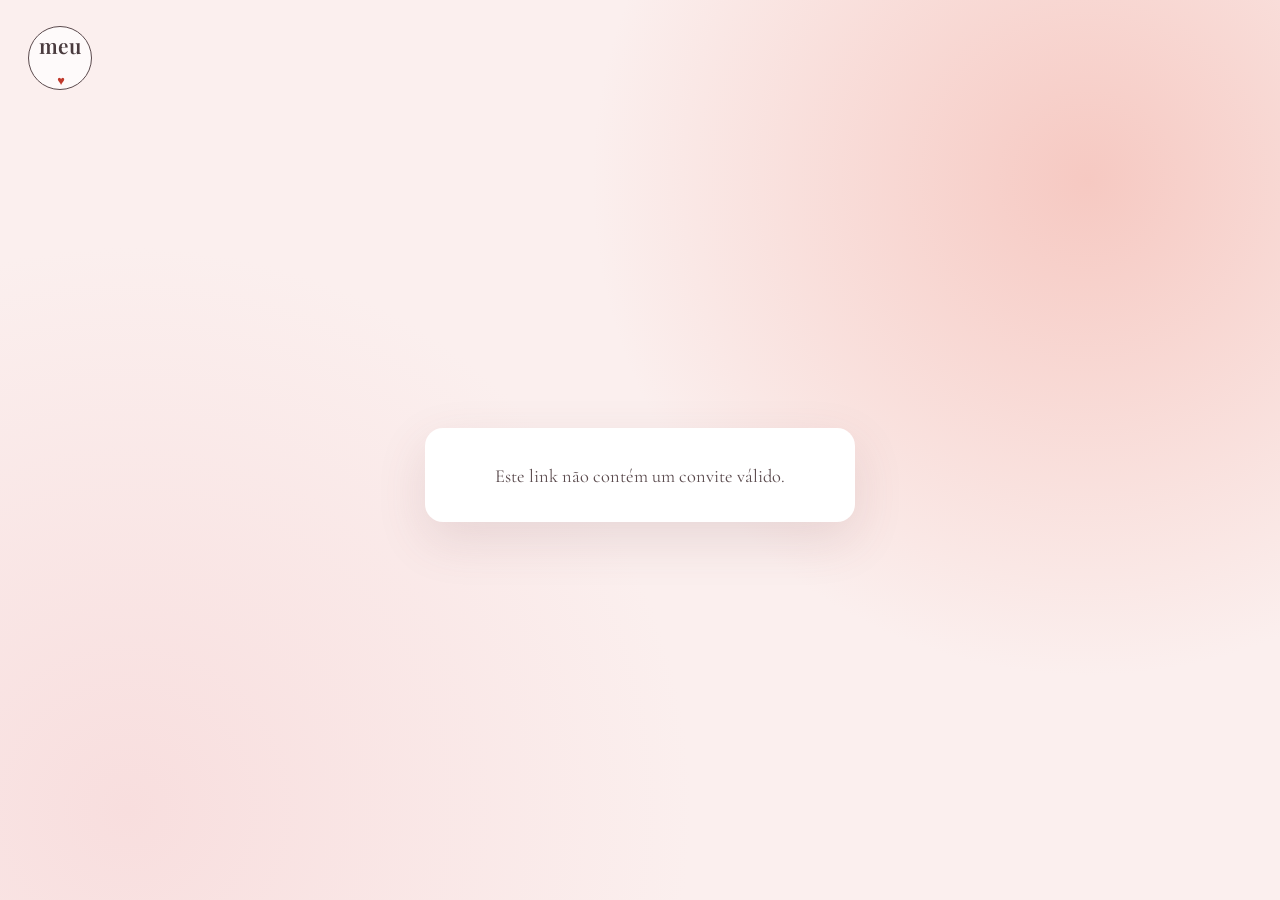
<file: index.html>
<!DOCTYPE html>
<html lang="pt-BR">
<head>
  <meta charset="UTF-8">
  <meta name="viewport" content="width=device-width, initial-scale=1.0">
  <meta name="description" content="Confirme sua presença no casamento de Marina e Gabriel.">
  <title>Marina & Gabriel | Casamento em Dia</title>
  <link rel="stylesheet" href="css/style.css">
  <link rel="stylesheet" href="css/rsvp.css">
</head>
<body class="pagina-convite pagina-rsvp">
  <main class="rsvp-page">
    <a class="rsvp-logo" href="#" aria-label="meu">meu<span aria-hidden="true">♥</span></a>

    <section class="rsvp-card" aria-labelledby="rsvp-title">

      <p id="rsvp-mensagem" class="rsvp-mensagem" role="status" aria-live="polite">Carregando seu convite...</p>

      <div id="boas-vindas" hidden>
        <h1 id="rsvp-title">Confirme sua presença</h1>
        <p class="rsvp-sub">Olá, <strong id="nome-convidado"></strong>! Sua presença tornará nosso dia ainda mais especial!</p>
        <ul class="rsvp-detalhes">
          <li><span aria-hidden="true">📅</span> 28 de novembro de 2026, 16 horas</li>
          <li><span aria-hidden="true">📍</span> Espaço Jardim das Oliveiras</li>
        </ul>
        <button class="btn rsvp-btn" type="button" id="btn-comecar">Confirmar presença <span aria-hidden="true">›</span></button>
      </div>

      <form id="form-rsvp" hidden>
        <h2>Confirme sua presença</h2>
        <p class="rsvp-sub">Por favor, informe se você poderá comparecer ao nosso casamento.</p>
        <p id="rsvp-resposta-atual" class="rsvp-atual" hidden></p>
        <p class="rsvp-pergunta">Você poderá comparecer?</p>
        <div class="rsvp-opcoes">
          <label class="rsvp-opcao">
            <input type="radio" name="presenca" value="Confirmado" required>
            <span>Sim, estarei presente!</span>
          </label>
          <label class="rsvp-opcao">
            <input type="radio" name="presenca" value="Não comparecerá">
            <span>Infelizmente, não poderei ir.</span>
          </label>
        </div>
        <p class="help-text">Este convite é individual, sem acompanhantes.</p>
        <button class="btn rsvp-btn" type="submit" id="btn-enviar">Confirmar resposta <span aria-hidden="true">›</span></button>
      </form>

    </section>
  </main>
  <script type="module" src="js/rsvp.js"></script>
</body>
</html>
</file>
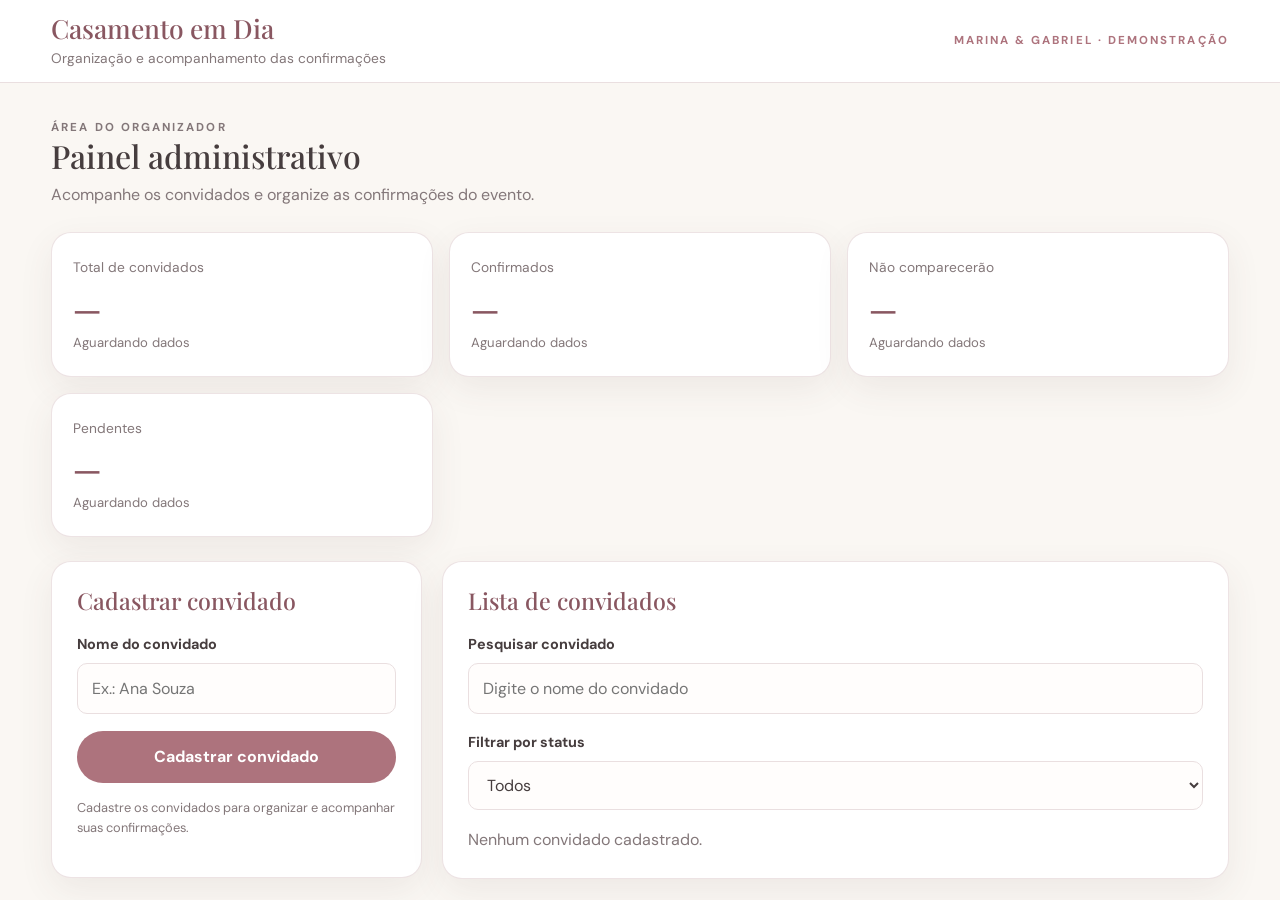
<file: admin.html>
<!DOCTYPE html>
<html lang="pt-BR">

<head>
  <meta charset="UTF-8">
  <meta
    name="viewport"
    content="width=device-width, initial-scale=1.0"
  >

  <title>
    Painel Administrativo | Casamento em Dia
  </title>

  <link rel="stylesheet" href="css/style.css">
</head>

<body class="pagina-admin">

  <!-- CABEÇALHO -->
  <header class="admin-topbar">
    <div class="admin-topbar-inner">

      <div>
        <h1>Casamento em Dia</h1>
        <p>
          Organização e acompanhamento das confirmações
        </p>
      </div>

      <span class="eyebrow">
        Marina & Gabriel · Demonstração
      </span>

    </div>
  </header>

  <main class="admin-main">

    <!-- TÍTULO -->
    <div class="admin-heading">
      <p class="eyebrow">Área do organizador</p>

      <h2>Painel administrativo</h2>

      <p>
        Acompanhe os convidados e organize
        as confirmações do evento.
      </p>
    </div>

    <!-- INDICADORES - US10 -->
    <section
      class="stats-grid"
      aria-label="Indicadores de convidados"
    >

      <!-- TOTAL -->
      <article
        class="card stat-card"
        id="indicador-total"
      >
        <span class="stat-label">
          Total de convidados
        </span>

        <strong class="stat-value">—</strong>

        <span class="help-text">
          Aguardando dados
        </span>
      </article>

      <!-- CONFIRMADOS -->
      <article
        class="card stat-card"
        id="indicador-confirmados"
      >
        <span class="stat-label">
          Confirmados
        </span>

        <strong class="stat-value">—</strong>

        <span class="help-text">
          Aguardando dados
        </span>
      </article>

      <!-- AUSENTES -->
      <article
        class="card stat-card"
        id="indicador-ausentes"
      >
        <span class="stat-label">
          Não comparecerão
        </span>

        <strong class="stat-value">—</strong>

        <span class="help-text">
          Aguardando dados
        </span>
      </article>

      <!-- PENDENTES -->
      <article
        class="card stat-card"
        id="indicador-pendentes"
      >
        <span class="stat-label">
          Pendentes
        </span>

        <strong class="stat-value">—</strong>

        <span class="help-text">
          Aguardando dados
        </span>
      </article>

    </section>

    <!-- ÁREA ADMINISTRATIVA -->
    <div class="admin-grid">

      <!-- CADASTRO - US01 -->
      <section class="card admin-section">

        <h3>Cadastrar convidado</h3>

        <form id="form-convidado">

          <div class="field">

            <label for="nome">
              Nome do convidado
            </label>

            <input
              type="text"
              id="nome"
              name="nome"
              placeholder="Ex.: Ana Souza"
              maxlength="150"
              required
            >

          </div>

          <button class="btn" type="submit">
            Cadastrar convidado
          </button>

        </form>

        <p class="admin-note">
          Cadastre os convidados para organizar
          e acompanhar suas confirmações.
        </p>

      </section>

      <!-- LISTA DE CONVIDADOS -->
      <section class="card admin-section">

        <h3>Lista de convidados</h3>

        <!-- PESQUISA - US09 -->
        <div class="field">

          <label for="busca-convidado">
            Pesquisar convidado
          </label>

          <input
            type="search"
            id="busca-convidado"
            placeholder="Digite o nome do convidado"
          >

        </div>

        <!-- FILTRO POR STATUS - US09 -->
        <div class="field">

          <label for="filtro-status">
            Filtrar por status
          </label>

          <select id="filtro-status">

            <option value="Todos">
              Todos
            </option>

            <option value="Pendente">
              Pendentes
            </option>

            <option value="Confirmado">
              Confirmados
            </option>

            <option value="Não comparecerá">
              Não comparecerão
            </option>

          </select>

        </div>

        <!-- RESULTADO DA LISTA -->
        <div id="lista-convidados">
          <p>Nenhum convidado cadastrado.</p>
        </div>

      </section>

    </div>

  </main>

  <!-- JAVASCRIPT -->
  <script
    type="module"
    src="js/admin.js"
  ></script>

</body>
</html>
</file>
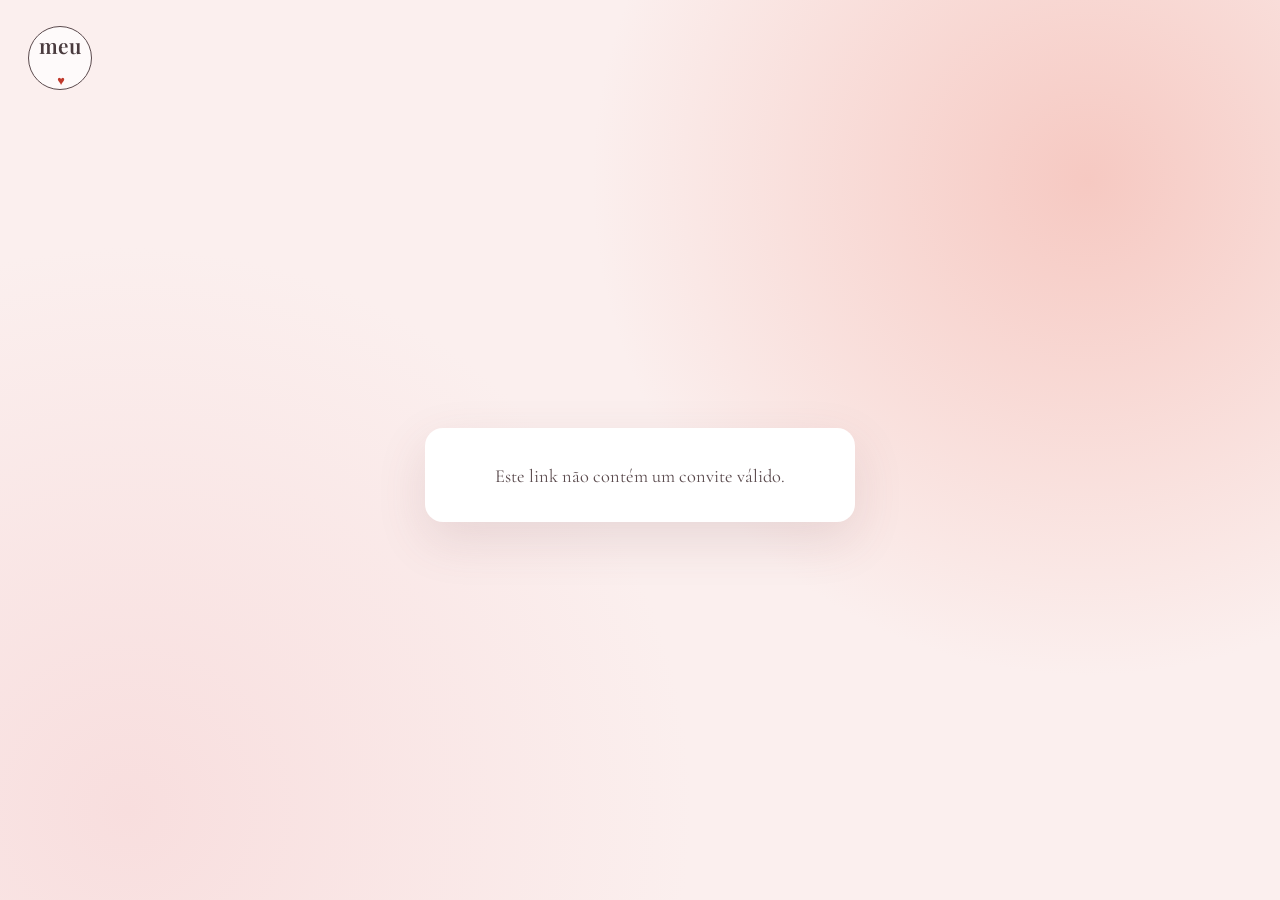
<file: index (1).html>
<!DOCTYPE html>
<html lang="pt-BR">
<head>
  <meta charset="UTF-8">
  <meta name="viewport" content="width=device-width, initial-scale=1.0">
  <meta name="description" content="Confirme sua presença no casamento de Marina e Gabriel.">
  <title>Marina & Gabriel | Casamento em Dia</title>
  <link rel="stylesheet" href="css/style.css">
  <link rel="stylesheet" href="css/rsvp.css">
</head>
<body class="pagina-convite pagina-rsvp">
  <main class="rsvp-page">
    <a class="rsvp-logo" href="#" aria-label="meu">meu<span aria-hidden="true">♥</span></a>

    <section class="rsvp-card" aria-labelledby="rsvp-title">

      <!-- Mensagens: carregando, link inválido, sucesso e erros -->
      <p id="rsvp-mensagem" class="rsvp-mensagem" role="status" aria-live="polite">Carregando seu convite...</p>

      <!-- Tela 1: boas-vindas (aparece depois que o convite é encontrado) -->
      <div id="boas-vindas" hidden>
        <h1 id="rsvp-title">Confirme sua presença</h1>
        <p class="rsvp-sub">Olá, <strong id="nome-convidado"></strong>! Sua presença tornará nosso dia ainda mais especial!</p>
        <ul class="rsvp-detalhes">
          <!-- Data e local: confirmar com a equipe -->
          <li><span aria-hidden="true">📅</span> 28 de novembro de 2026, 16 horas</li>
          <li><span aria-hidden="true">📍</span> Espaço Jardim das Oliveiras</li>
        </ul>
        <button class="btn rsvp-btn" type="button" id="btn-comecar">Confirmar presença <span aria-hidden="true">›</span></button>
      </div>

      <!-- Tela 2: formulário -->
      <form id="form-rsvp" hidden>
        <h2>Confirme sua presença</h2>
        <p class="rsvp-sub">Por favor, informe se você poderá comparecer ao nosso casamento.</p>
        <p id="rsvp-resposta-atual" class="rsvp-atual" hidden></p>
        <p class="rsvp-pergunta">Você poderá comparecer?</p>
        <div class="rsvp-opcoes">
          <label class="rsvp-opcao"><input type="radio" name="presenca" value="Confirmado" required><span>Sim, estarei presente!</span></label>
          <label class="rsvp-opcao"><input type="radio" name="presenca" value="Não comparecerá"><span>Infelizmente, não poderei ir.</span></label>
        </div>
        <p class="help-text">Este convite é individual, sem acompanhantes.</p>
        <button class="btn rsvp-btn" type="submit" id="btn-enviar">Confirmar resposta <span aria-hidden="true">›</span></button>
      </form>
    </section>
  </main>
  <script type="module" src="js/rsvp.js"></script>
</body>
</html>
</file>
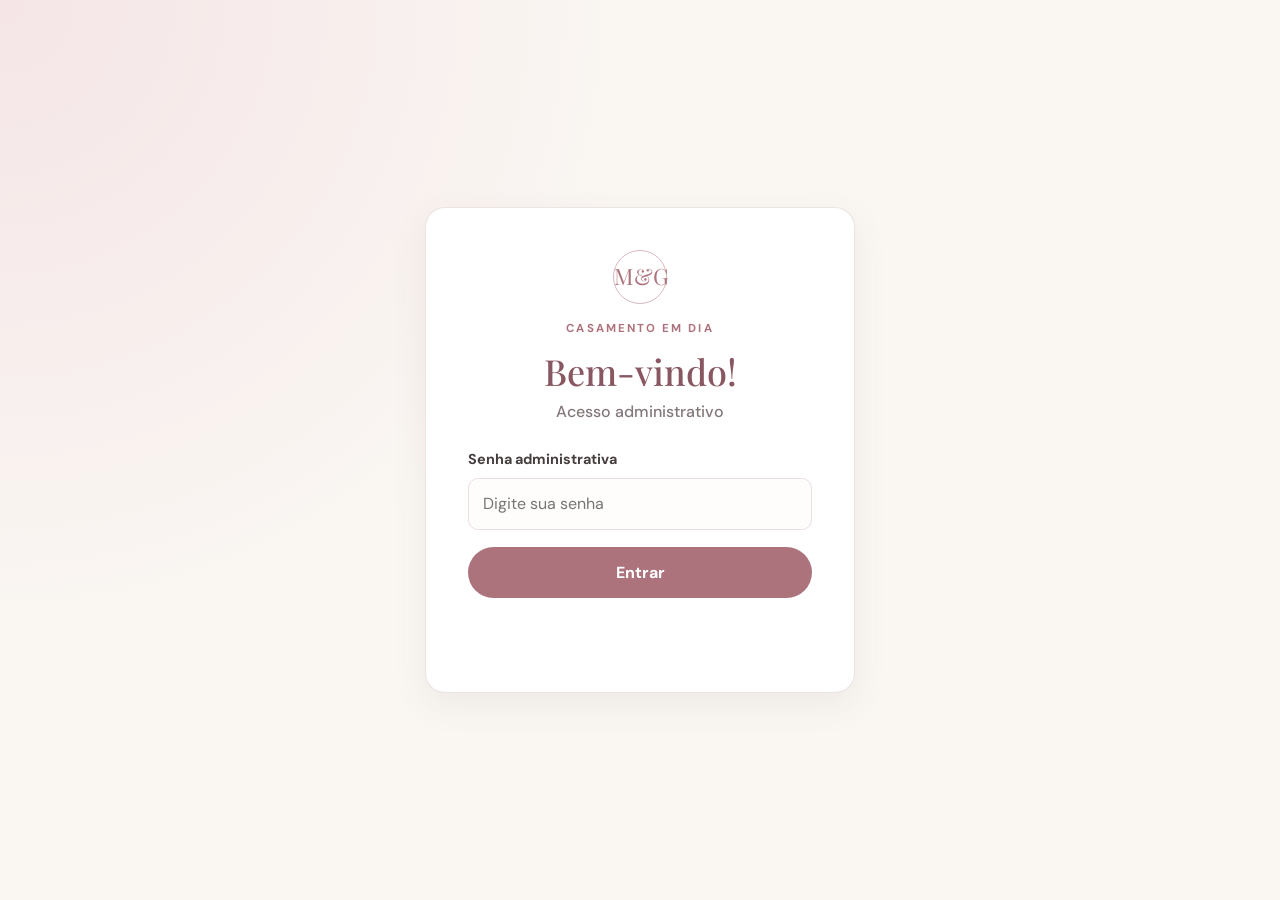
<file: login.html>
<!DOCTYPE html>
<html lang="pt-BR">
<head>
  <meta charset="UTF-8">
  <meta name="viewport" content="width=device-width, initial-scale=1.0">
  <title>Login | Casamento em Dia</title>
  <link rel="stylesheet" href="css/style.css">
</head>
<body class="pagina-login">
  <main class="card login-card">
    <div class="brand-mark" aria-hidden="true">M&amp;G</div>
    <p class="eyebrow">Casamento em Dia</p>
    <h1>Bem-vindo!</h1>
    <h2>Acesso administrativo</h2>
    <form id="form-login">
      <div class="field">
        <label for="pin">Senha administrativa</label>
        <input type="password" id="pin" required autocomplete="current-password" placeholder="Digite sua senha">
      </div>
      <button class="btn" type="submit">Entrar</button>
    </form>
    <p id="mensagem-login" role="status"></p>
  </main>
  <script type="module" src="js/login.js"></script>
</body>
</html>
</file>
<file: css/style.css>
@import url('https://fonts.googleapis.com/css2?family=DM+Sans:wght@400;500;600;700&family=Playfair+Display:wght@500;600;700&display=swap');

:root {
  --rosa: #ad737d;
  --rosa-escuro: #895761;
  --rosa-claro: #f5e7e8;
  --rosa-suave: #fbf3f2;
  --bege: #faf7f3;
  --texto: #463d3e;
  --texto-suave: #837779;
  --branco: #fff;
  --borda: #eadfe0;
  --verde: #668575;
  --sombra: 0 12px 34px rgba(88, 61, 65, .08);
}

* { box-sizing: border-box; }
html { scroll-behavior: smooth; }
body { margin: 0; color: var(--texto); background: var(--bege); font-family: 'DM Sans', Arial, sans-serif; line-height: 1.6; }
button, input, select { font: inherit; }
a { color: inherit; }
h1, h2, h3, .serif { font-family: 'Playfair Display', Georgia, serif; font-weight: 500; line-height: 1.2; }

/* Elementos compartilhados */
.site-header { padding: 22px 5%; display: flex; align-items: center; justify-content: space-between; gap: 20px; background: rgba(255,255,255,.86); border-bottom: 1px solid var(--borda); }
.brand { display: flex; align-items: center; gap: 12px; color: var(--rosa-escuro); font-family: 'Playfair Display', Georgia, serif; font-size: 1.35rem; }
.brand-mark { width: 40px; height: 40px; border: 1px solid #d8b7bc; border-radius: 50%; display: grid; place-items: center; color: var(--rosa); font-family: 'Playfair Display', Georgia, serif; font-size: 1.1rem; }
.eyebrow { color: var(--rosa); font-size: .72rem; font-weight: 700; letter-spacing: .18em; text-transform: uppercase; }
.muted { color: var(--texto-suave); }
.btn { display: inline-flex; align-items: center; justify-content: center; gap: 8px; border: 0; border-radius: 999px; padding: 13px 23px; background: var(--rosa); color: var(--branco); text-decoration: none; font-weight: 700; cursor: pointer; transition: .2s ease; }
.btn:hover { background: var(--rosa-escuro); transform: translateY(-1px); }
.btn:focus-visible, input:focus-visible, select:focus-visible { outline: 3px solid #dfbfc4; outline-offset: 2px; }
.btn-secondary { background: var(--rosa-claro); color: var(--rosa-escuro); }
.btn-secondary:hover { background: #ecd7da; }
.card { background: var(--branco); border: 1px solid rgba(234,223,224,.85); border-radius: 20px; box-shadow: var(--sombra); }
.field { display: grid; gap: 7px; margin-bottom: 17px; }
.field label { font-weight: 700; font-size: .9rem; }
.field input, .field select { width: 100%; min-height: 48px; padding: 12px 14px; color: var(--texto); background: #fffdfc; border: 1px solid var(--borda); border-radius: 10px; }
.help-text { color: var(--texto-suave); font-size: .82rem; }

/* Convite e RSVP */
.pagina-convite { min-height: 100vh; background: var(--bege); }
.invitation-shell { width: min(100% - 32px, 920px); margin: 42px auto; overflow: hidden; background: var(--branco); border: 1px solid var(--borda); border-radius: 24px; box-shadow: var(--sombra); }
.invitation-hero { position: relative; padding: 62px 28px 54px; text-align: center; background: linear-gradient(145deg, #fbf1ef, #f7e8e9 55%, #fcf8f3); }
.invitation-hero:before, .invitation-hero:after { content: '✿'; position: absolute; color: rgba(173,115,125,.28); font-size: 4rem; }
.invitation-hero:before { top: 18px; left: 7%; transform: rotate(-20deg); }
.invitation-hero:after { right: 7%; bottom: 14px; transform: rotate(20deg); }
.invitation-hero .eyebrow { margin-bottom: 18px; }
.couple-names { margin: 0; color: #76545b; font-size: clamp(2.7rem, 7vw, 4.8rem); }
.ampersand { color: var(--rosa); font-style: italic; }
.invitation-message { max-width: 510px; margin: 18px auto 0; color: #79696a; }
.invitation-details { display: flex; justify-content: center; flex-wrap: wrap; gap: 12px 34px; margin-top: 28px; color: #76545b; font-weight: 600; }
.invitation-content { width: min(100% - 40px, 570px); margin: 0 auto; padding: 38px 0 44px; text-align: center; }
.invitation-content h2 { margin: 0 0 8px; color: var(--rosa-escuro); font-size: 2rem; }
.rsvp-form { margin-top: 26px; text-align: left; }
.choice-grid { display: grid; grid-template-columns: 1fr 1fr; gap: 12px; }
.choice { display: flex; align-items: center; gap: 10px; min-height: 54px; padding: 13px; border: 1px solid var(--borda); border-radius: 12px; background: #fffdfc; cursor: pointer; }
.choice input { accent-color: var(--rosa); }
.invitation-footer { padding: 18px; text-align: center; color: var(--texto-suave); background: var(--rosa-suave); font-size: .8rem; }

/* Login */
.pagina-login { min-height: 100vh; display: grid; place-items: center; padding: 24px; background: radial-gradient(circle at top left, #f5e5e6, transparent 42%), var(--bege); }
.login-card { width: min(100%, 430px); padding: 42px; text-align: center; }
.login-card .brand-mark { margin: 0 auto 16px; width: 54px; height: 54px; font-size: 1.4rem; }
.login-card h1 { margin: 0; color: var(--rosa-escuro); font-size: 2.25rem; }
.login-card h2 { margin: 8px 0 26px; color: var(--texto-suave); font: 500 1rem 'DM Sans', sans-serif; }
.login-card form { text-align: left; }
.login-card .btn { width: 100%; }
#mensagem-login { min-height: 24px; color: #a34d58; font-size: .88rem; }

/* Painel administrativo */
.pagina-admin { min-height: 100vh; }
.admin-topbar { background: var(--branco); border-bottom: 1px solid var(--borda); }
.admin-topbar-inner { width: min(1180px, 92%); margin: auto; min-height: 82px; display: flex; align-items: center; justify-content: space-between; gap: 18px; }
.admin-topbar h1 { margin: 0; color: var(--rosa-escuro); font-size: 1.65rem; }
.admin-topbar p { margin: 3px 0 0; color: var(--texto-suave); font-size: .86rem; }
.admin-main { width: min(1180px, 92%); margin: 36px auto 60px; }
.admin-heading { margin-bottom: 25px; }
.admin-heading h2 { margin: 0 0 6px; color: var(--texto); font-size: 2rem; }
.admin-heading p { margin: 0; color: var(--texto-suave); }
.stats-grid { display: grid; grid-template-columns: repeat(3, 1fr); gap: 16px; margin: 24px 0; }
.stat-card { padding: 21px; }
.stat-label { color: var(--texto-suave); font-size: .86rem; }
.stat-value { display: block; margin-top: 6px; color: var(--rosa-escuro); font: 600 2rem 'Playfair Display', Georgia, serif; }
.admin-grid { display: grid; grid-template-columns: minmax(260px, .8fr) minmax(0, 1.7fr); gap: 20px; align-items: start; }
.admin-section { padding: 25px; }
.admin-section h3 { margin: 0 0 18px; color: var(--rosa-escuro); font-size: 1.45rem; }
.admin-section .btn { width: 100%; }
#lista-convidados { display: grid; gap: 10px; }
#lista-convidados > div { padding: 13px 15px; background: #fffaf9; border: 1px solid var(--borda); border-radius: 10px; }
#lista-convidados p { margin: 0; color: var(--texto-suave); }
.admin-note { margin-top: 15px; color: var(--texto-suave); font-size: .8rem; }

@media (max-width: 760px) {
  .admin-grid { grid-template-columns: 1fr; }
  .stats-grid { grid-template-columns: 1fr; }
  .admin-topbar-inner { padding: 15px 0; align-items: flex-start; flex-direction: column; }
}
@media (max-width: 520px) {
  .invitation-shell { margin: 16px auto; border-radius: 17px; }
  .invitation-hero { padding: 52px 18px 42px; }
  .invitation-details { flex-direction: column; gap: 7px; }
  .invitation-content { width: calc(100% - 34px); padding: 30px 0; }
  .choice-grid { grid-template-columns: 1fr; }
  .login-card { padding: 30px 22px; }
  .admin-main { margin-top: 25px; }
  .admin-section { padding: 19px; }
}
</file>
<file: css/rsvp.css>
/* Visual da tela de RSVP (baseado no protótipo da Beatriz) */
@import url('https://fonts.googleapis.com/css2?family=Cormorant+Garamond:wght@500;600;700&display=swap');

/* Para usar a foto de fundo: coloque o arquivo em css/ ou img/ e troque a linha abaixo, ex.: url("../img/fundo.jpg") */
:root { --foto-fundo: none; --rosa-btn: #b86b79; }

.pagina-rsvp { font-family: 'Cormorant Garamond', Georgia, serif; font-size: 1.1rem; }
.rsvp-page {
  min-height: 100vh; display: grid; place-items: center; padding: 90px 20px 40px; position: relative;
  background: var(--foto-fundo) center / cover no-repeat,
    radial-gradient(circle at 85% 20%, #f6c9c2 0, transparent 38%),
    radial-gradient(circle at 10% 90%, #f8dede 0, transparent 40%),
    #fbefee;
}
.rsvp-logo {
  position: absolute; top: 26px; left: 28px; width: 64px; height: 64px; display: grid; place-items: center;
  border: 1px solid #5b4a4d; border-radius: 50%; background: rgba(255,255,255,.7);
  color: #4a3b3e; text-decoration: none; font: 600 1.3rem 'Playfair Display', Georgia, serif;
}
.rsvp-logo span { color: #c0392b; font-size: .8rem; margin-left: 2px; align-self: end; }

.rsvp-card {
  width: min(100%, 430px); padding: 34px 30px 30px; text-align: center;
  background: #fff; border-radius: 18px; box-shadow: 0 18px 50px rgba(120, 70, 80, .14);
}
.rsvp-card h1, .rsvp-card h2 { margin: 0 0 8px; color: #2f2527; font-size: 1.9rem; }
.rsvp-sub { margin: 0 0 18px; color: #3f3436; }
.rsvp-mensagem { margin: 0; color: #5a4a4d; font-size: 1.15rem; }
.rsvp-mensagem[hidden] { display: none; }

.rsvp-detalhes { list-style: none; margin: 0 0 22px; padding: 12px 16px; text-align: left; background: #fbeeed; border-radius: 10px; font-size: 1rem; }
.rsvp-detalhes li + li { margin-top: 6px; }

.rsvp-btn { background: var(--rosa-btn); font-family: 'Cormorant Garamond', Georgia, serif; font-size: 1.05rem; padding: 12px 28px; }
.rsvp-btn:hover { background: #9d5663; }
.rsvp-btn:disabled { opacity: .6; cursor: wait; }

#form-rsvp { text-align: center; }
.rsvp-pergunta { margin: 22px 0 12px; font: 600 1.25rem 'Playfair Display', Georgia, serif; color: #2f2527; }
.rsvp-atual { margin: 0 0 6px; padding: 8px 12px; border-radius: 8px; background: #fbeeed; color: #6a4a50; font-size: 1rem; }
.rsvp-opcoes { display: grid; grid-template-columns: 1fr 1fr; gap: 10px; margin-bottom: 14px; }
.rsvp-opcao { display: block; cursor: pointer; }
.rsvp-opcao input { position: absolute; opacity: 0; pointer-events: none; }
.rsvp-opcao span {
  display: flex; align-items: center; justify-content: center; min-height: 48px; padding: 8px 10px;
  border: 1px solid #e3b8bd; border-radius: 10px; background: #fff; color: #5a4a4d; font-size: .98rem; line-height: 1.2; transition: .15s;
}
.rsvp-opcao input:checked + span { background: #f1d3d6; border-color: var(--rosa-btn); color: #3b2a2e; font-weight: 700; }
.rsvp-opcao input:focus-visible + span { outline: 3px solid #dfbfc4; outline-offset: 2px; }
#form-rsvp .help-text { margin: 0 0 18px; }

@media (max-width: 520px) {
  .rsvp-page { padding-top: 100px; }
  .rsvp-logo { left: 18px; top: 18px; }
  .rsvp-card { padding: 28px 20px 24px; }
  .rsvp-opcoes { grid-template-columns: 1fr; }
}
</file>
